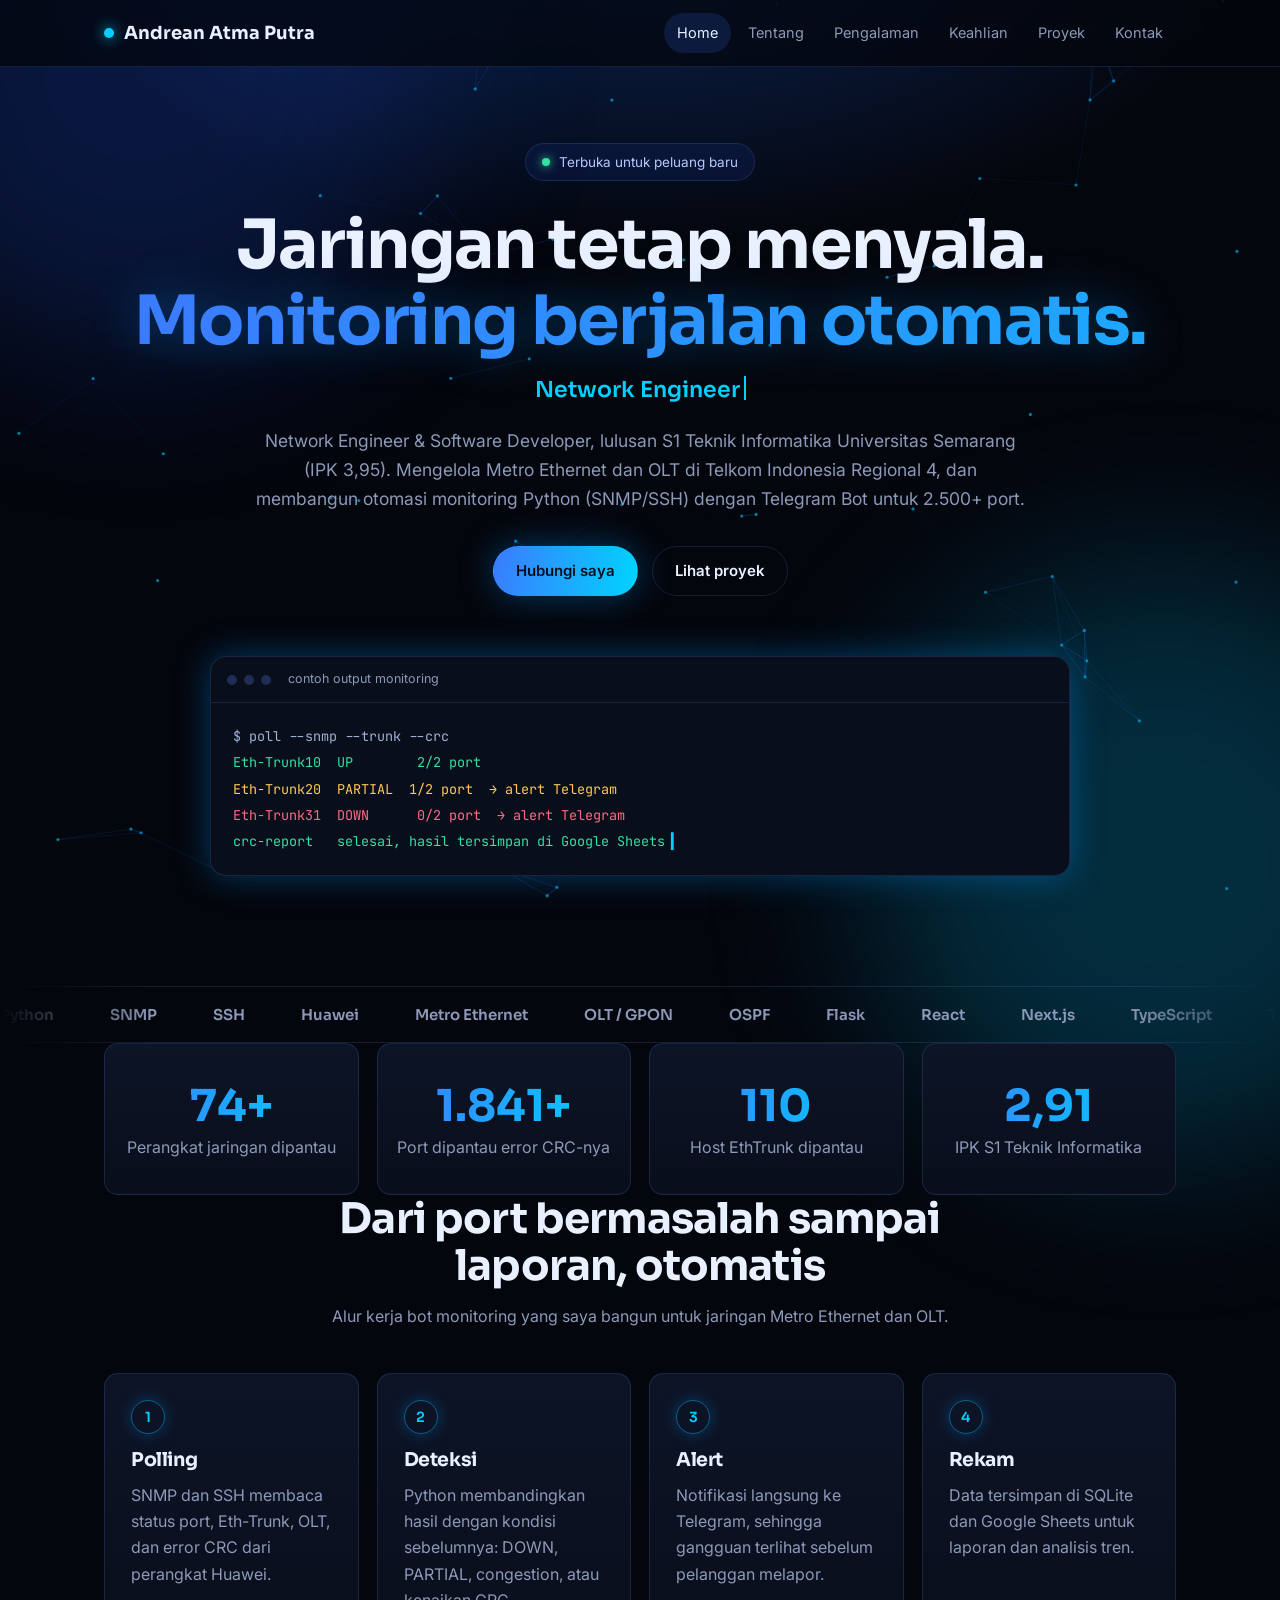
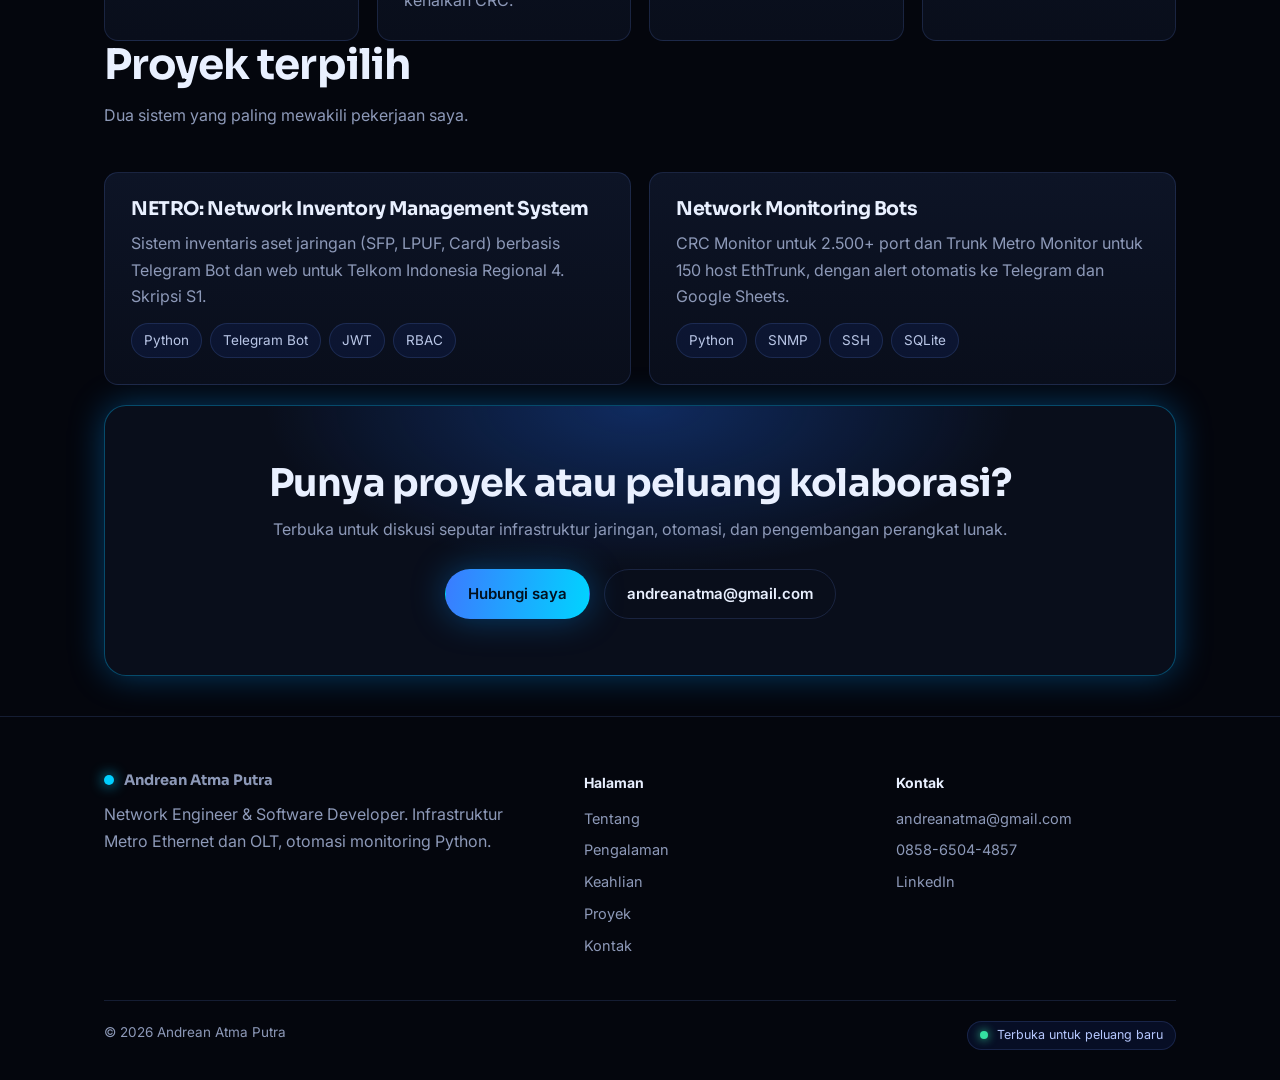
<file: index.html>
<!DOCTYPE html>
<html lang="id">
<head>
<meta charset="utf-8">
<meta name="viewport" content="width=device-width, initial-scale=1">
<title>Home | Andrean Atma Putra</title>
<meta name="description" content="Network Engineer & Software Developer: Metro Ethernet, OLT, dan otomasi monitoring Python di Telkom Indonesia Regional 4.">
<meta name="theme-color" content="#04060d">
<link rel="icon" href="data:image/svg+xml,%3Csvg xmlns='http://www.w3.org/2000/svg' viewBox='0 0 32 32'%3E%3Ccircle cx='16' cy='16' r='9' fill='%2300cfff'/%3E%3C/svg%3E">
<link rel="preconnect" href="https://fonts.googleapis.com">
<link rel="preconnect" href="https://fonts.gstatic.com" crossorigin>
<link href="https://fonts.googleapis.com/css2?family=Inter:wght@400;500;600&family=JetBrains+Mono:wght@400&family=Sora:wght@600;700&display=swap" rel="stylesheet">
<link href="assets/css/style.css" rel="stylesheet">
</head>
<body>
<nav><div class="w">
<a class="brand" href="index.html"><i></i>Andrean Atma Putra</a>
<button class="menu" aria-label="Menu" aria-expanded="false">Menu</button>
<div class="links"><a href="index.html" class="on">Home</a><a href="about.html">Tentang</a><a href="experience.html">Pengalaman</a><a href="skills.html">Keahlian</a><a href="projects.html">Proyek</a><a href="contact.html">Kontak</a></div>
</div></nav>
<main>
<header class="hero w">
<span class="pill"><i></i>Terbuka untuk peluang baru</span>
<h1>Jaringan tetap menyala.<br><span class="gt">Monitoring berjalan otomatis.</span></h1>
<p class="role"><span id="ty" data-w='["Network Engineer","Software Developer","Otomasi Monitoring Jaringan","Telegram Bot Builder"]'></span></p>
<p class="lead">Network Engineer &amp; Software Developer, lulusan S1 Teknik Informatika Universitas Semarang (IPK 3,95). Mengelola Metro Ethernet dan OLT di Telkom Indonesia Regional 4, dan membangun otomasi monitoring Python (SNMP/SSH) dengan Telegram Bot untuk 2.500+ port.</p>
<div class="cta"><a class="btn p" href="contact.html">Hubungi saya</a><a class="btn g" href="projects.html">Lihat proyek</a></div>
<div class="frame"><div class="bar"><b></b><b></b><b></b><span>contoh output monitoring</span></div>
<div class="term"><div>$ poll --snmp --trunk --crc</div><div class="ok">Eth-Trunk10&nbsp; UP&nbsp;&nbsp;&nbsp;&nbsp;&nbsp;&nbsp;&nbsp; 2/2 port</div><div class="wa">Eth-Trunk20&nbsp; PARTIAL&nbsp; 1/2 port&nbsp; &rarr; alert Telegram</div><div class="dn">Eth-Trunk31&nbsp; DOWN&nbsp;&nbsp;&nbsp;&nbsp;&nbsp; 0/2 port&nbsp; &rarr; alert Telegram</div><div class="ok">crc-report&nbsp;&nbsp; selesai, hasil tersimpan di Google Sheets</div></div></div>
</header>
<div class="mq" aria-hidden="true"><div><span>Python</span><span>SNMP</span><span>SSH</span><span>Huawei</span><span>Metro Ethernet</span><span>OLT / GPON</span><span>OSPF</span><span>Flask</span><span>React</span><span>Next.js</span><span>TypeScript</span><span>Telegram Bot API</span><span>Google Sheets API</span><span>SQLite</span><span>Python</span><span>SNMP</span><span>SSH</span><span>Huawei</span><span>Metro Ethernet</span><span>OLT / GPON</span><span>OSPF</span><span>Flask</span><span>React</span><span>Next.js</span><span>TypeScript</span><span>Telegram Bot API</span><span>Google Sheets API</span><span>SQLite</span></div></div>
<section class="w"><div class="grid g4"><div class="card stat"><b data-n="100" data-d="0" data-s="+">100+</b><p>Perangkat jaringan dipantau</p></div><div class="card stat"><b data-n="2500" data-d="0" data-s="+">2.500+</b><p>Port dipantau error CRC-nya</p></div><div class="card stat"><b data-n="150" data-d="0" data-s="">150</b><p>Host EthTrunk dipantau</p></div><div class="card stat"><b data-n="3.95" data-d="2" data-s="">3,95</b><p>IPK S1 Teknik Informatika</p></div></div></section>
<section class="w">
<div class="head c"><h2>Dari port bermasalah sampai laporan, otomatis</h2><p>Alur kerja bot monitoring yang saya bangun untuk jaringan Metro Ethernet dan OLT.</p></div>
<div class="grid g4">
<div class="card step"><div class="n">1</div><h3>Polling</h3><p>SNMP dan SSH membaca status port, Eth-Trunk, OLT, dan error CRC dari perangkat Huawei.</p></div>
<div class="card step"><div class="n">2</div><h3>Deteksi</h3><p>Python membandingkan hasil dengan kondisi sebelumnya: DOWN, PARTIAL, congestion, atau kenaikan CRC.</p></div>
<div class="card step"><div class="n">3</div><h3>Alert</h3><p>Notifikasi langsung ke Telegram, sehingga gangguan terlihat sebelum pelanggan melapor.</p></div>
<div class="card step"><div class="n">4</div><h3>Rekam</h3><p>Data tersimpan di SQLite dan Google Sheets untuk laporan dan analisis tren.</p></div>
</div></section>
<section class="w">
<div class="head"><h2>Proyek terpilih</h2><p>Dua sistem yang paling mewakili pekerjaan saya.</p></div>
<div class="grid g2">
<a class="card" href="projects.html"><h3>NETRO: Network Inventory Management System</h3><p>Sistem inventaris aset jaringan (SFP, LPUF, Card) berbasis Telegram Bot dan web untuk Telkom Indonesia Regional 4. Skripsi S1.</p><div class="chips"><span class="chip">Python</span><span class="chip">Telegram Bot</span><span class="chip">JWT</span><span class="chip">RBAC</span></div></a>
<a class="card" href="projects.html"><h3>Network Monitoring Bots</h3><p>CRC Monitor untuk 2.500+ port dan Trunk Metro Monitor untuk 150 host EthTrunk, dengan alert otomatis ke Telegram dan Google Sheets.</p><div class="chips"><span class="chip">Python</span><span class="chip">SNMP</span><span class="chip">SSH</span><span class="chip">SQLite</span></div></a>
</div></section>
<section class="w" style="padding-top:20px"><div class="ctab"><h2>Punya proyek atau peluang kolaborasi?</h2><p>Terbuka untuk diskusi seputar infrastruktur jaringan, otomasi, dan pengembangan perangkat lunak.</p><div class="cta"><a class="btn p" href="contact.html">Hubungi saya</a><a class="btn g" href="mailto:andreanatma@gmail.com">andreanatma@gmail.com</a></div></div></section>
</main>
<footer><div class="w">
<div class="fg">
<div><a class="brand" href="index.html" style="display:flex"><i></i>Andrean Atma Putra</a><p style="margin-top:12px;max-width:26em">Network Engineer &amp; Software Developer. Infrastruktur Metro Ethernet dan OLT, otomasi monitoring Python.</p></div>
<div><h4>Halaman</h4><a href="about.html">Tentang</a><a href="experience.html">Pengalaman</a><a href="skills.html">Keahlian</a><a href="projects.html">Proyek</a><a href="contact.html">Kontak</a></div>
<div><h4>Kontak</h4><a href="mailto:andreanatma@gmail.com">andreanatma@gmail.com</a><a href="tel:+6285865044857">0858-6504-4857</a><a href="https://www.linkedin.com/in/andreanatma" target="_blank" rel="noopener">LinkedIn</a></div>
</div>
<div class="fb"><span>&copy; 2026 Andrean Atma Putra</span><span style="display:flex;align-items:center;gap:8px"><span class="pill" style="padding:3px 12px;font-size:12.5px"><i></i>Terbuka untuk peluang baru</span></span></div>
</div></footer>
<script src="assets/js/main.js"></script>
</body>
</html>
</file>
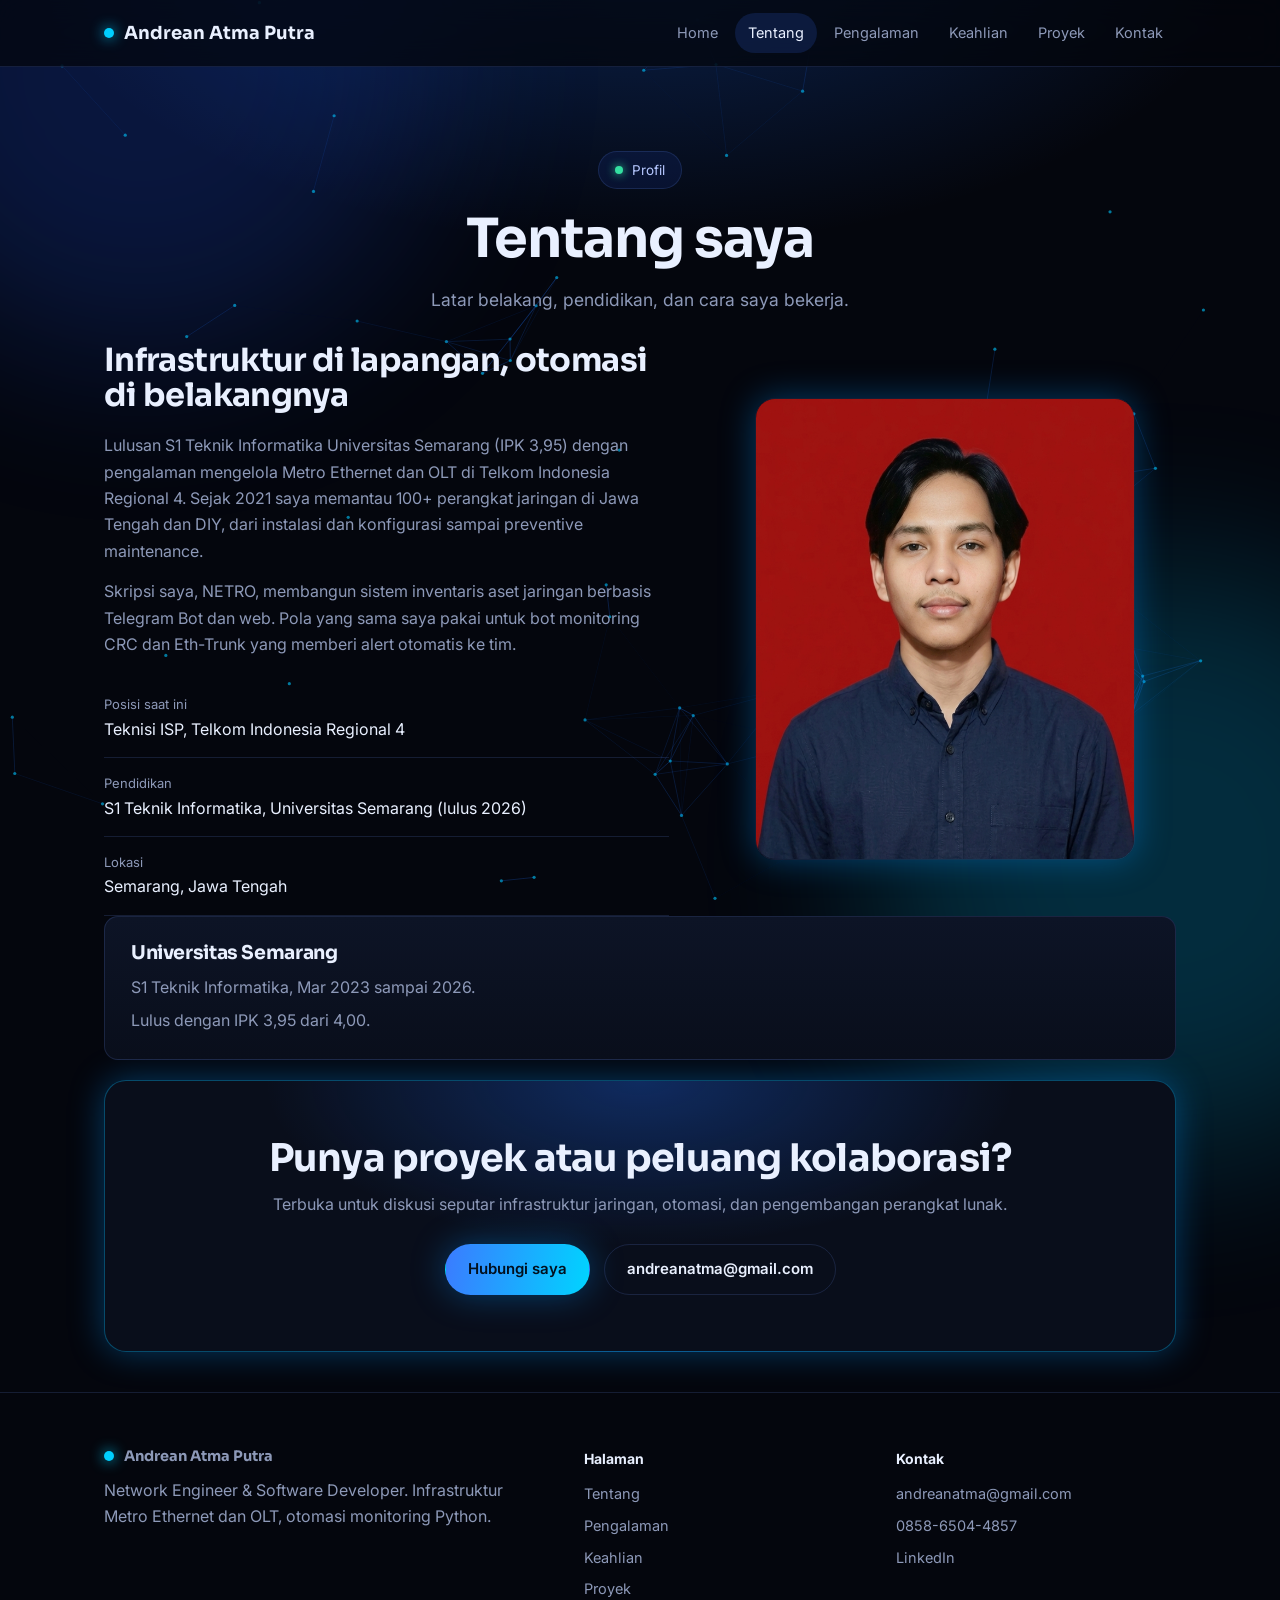
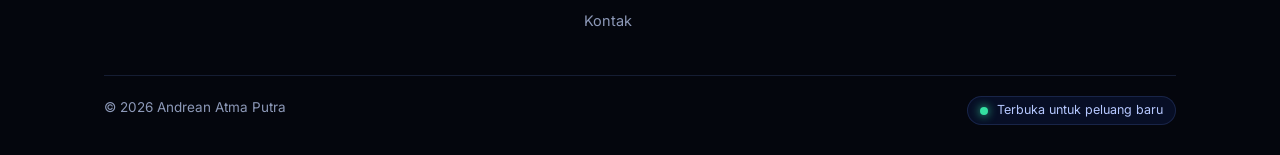
<file: about.html>
<!DOCTYPE html>
<html lang="id">
<head>
<meta charset="utf-8">
<meta name="viewport" content="width=device-width, initial-scale=1">
<title>Tentang | Andrean Atma Putra</title>
<meta name="description" content="Profil Andrean Atma Putra, lulusan S1 Teknik Informatika Universitas Semarang dan teknisi ISP Telkom Indonesia Regional 4.">
<meta name="theme-color" content="#04060d">
<link rel="icon" href="data:image/svg+xml,%3Csvg xmlns='http://www.w3.org/2000/svg' viewBox='0 0 32 32'%3E%3Ccircle cx='16' cy='16' r='9' fill='%2300cfff'/%3E%3C/svg%3E">
<link rel="preconnect" href="https://fonts.googleapis.com">
<link rel="preconnect" href="https://fonts.gstatic.com" crossorigin>
<link href="https://fonts.googleapis.com/css2?family=Inter:wght@400;500;600&family=JetBrains+Mono:wght@400&family=Sora:wght@600;700&display=swap" rel="stylesheet">
<link href="assets/css/style.css" rel="stylesheet">
</head>
<body>
<nav><div class="w">
<a class="brand" href="index.html"><i></i>Andrean Atma Putra</a>
<button class="menu" aria-label="Menu" aria-expanded="false">Menu</button>
<div class="links"><a href="index.html">Home</a><a href="about.html" class="on">Tentang</a><a href="experience.html">Pengalaman</a><a href="skills.html">Keahlian</a><a href="projects.html">Proyek</a><a href="contact.html">Kontak</a></div>
</div></nav>
<main>
<section class="sub w"><span class="pill"><i></i>Profil</span><h1>Tentang saya</h1><p>Latar belakang, pendidikan, dan cara saya bekerja.</p></section><section class="w"><div class="split">
<div>
<h2 style="font-size:32px;margin-bottom:18px">Infrastruktur di lapangan, otomasi di belakangnya</h2>
<p>Lulusan S1 Teknik Informatika Universitas Semarang (IPK 3,95) dengan pengalaman mengelola Metro Ethernet dan OLT di Telkom Indonesia Regional 4. Sejak 2021 saya memantau 100+ perangkat jaringan di Jawa Tengah dan DIY, dari instalasi dan konfigurasi sampai preventive maintenance.</p>
<p style="margin-top:14px">Skripsi saya, NETRO, membangun sistem inventaris aset jaringan berbasis Telegram Bot dan web. Pola yang sama saya pakai untuk bot monitoring CRC dan Eth-Trunk yang memberi alert otomatis ke tim.</p>
<div style="margin-top:22px">
<div class="row"><div><small>Posisi saat ini</small><span>Teknisi ISP, Telkom Indonesia Regional 4</span></div></div>
<div class="row"><div><small>Pendidikan</small><span>S1 Teknik Informatika, Universitas Semarang (lulus 2026)</span></div></div>
<div class="row"><div><small>Lokasi</small><span>Semarang, Jawa Tengah</span></div></div>
</div></div>
<div class="photo"><img src="assets/img/profile.png" alt="Foto Andrean Atma Putra" width="380" height="460" loading="lazy"></div>
</div></section>
<section class="w" style="padding-top:0"><div class="card"><h3>Universitas Semarang</h3><p>S1 Teknik Informatika, Mar 2023 sampai 2026.</p><p style="margin-top:6px">Lulus dengan IPK 3,95 dari 4,00.</p></div></section><section class="w" style="padding-top:20px"><div class="ctab"><h2>Punya proyek atau peluang kolaborasi?</h2><p>Terbuka untuk diskusi seputar infrastruktur jaringan, otomasi, dan pengembangan perangkat lunak.</p><div class="cta"><a class="btn p" href="contact.html">Hubungi saya</a><a class="btn g" href="mailto:andreanatma@gmail.com">andreanatma@gmail.com</a></div></div></section>
</main>
<footer><div class="w">
<div class="fg">
<div><a class="brand" href="index.html" style="display:flex"><i></i>Andrean Atma Putra</a><p style="margin-top:12px;max-width:26em">Network Engineer &amp; Software Developer. Infrastruktur Metro Ethernet dan OLT, otomasi monitoring Python.</p></div>
<div><h4>Halaman</h4><a href="about.html">Tentang</a><a href="experience.html">Pengalaman</a><a href="skills.html">Keahlian</a><a href="projects.html">Proyek</a><a href="contact.html">Kontak</a></div>
<div><h4>Kontak</h4><a href="mailto:andreanatma@gmail.com">andreanatma@gmail.com</a><a href="tel:+6285865044857">0858-6504-4857</a><a href="https://www.linkedin.com/in/andreanatma" target="_blank" rel="noopener">LinkedIn</a></div>
</div>
<div class="fb"><span>&copy; 2026 Andrean Atma Putra</span><span style="display:flex;align-items:center;gap:8px"><span class="pill" style="padding:3px 12px;font-size:12.5px"><i></i>Terbuka untuk peluang baru</span></span></div>
</div></footer>
<script src="assets/js/main.js"></script>
</body>
</html>
</file>
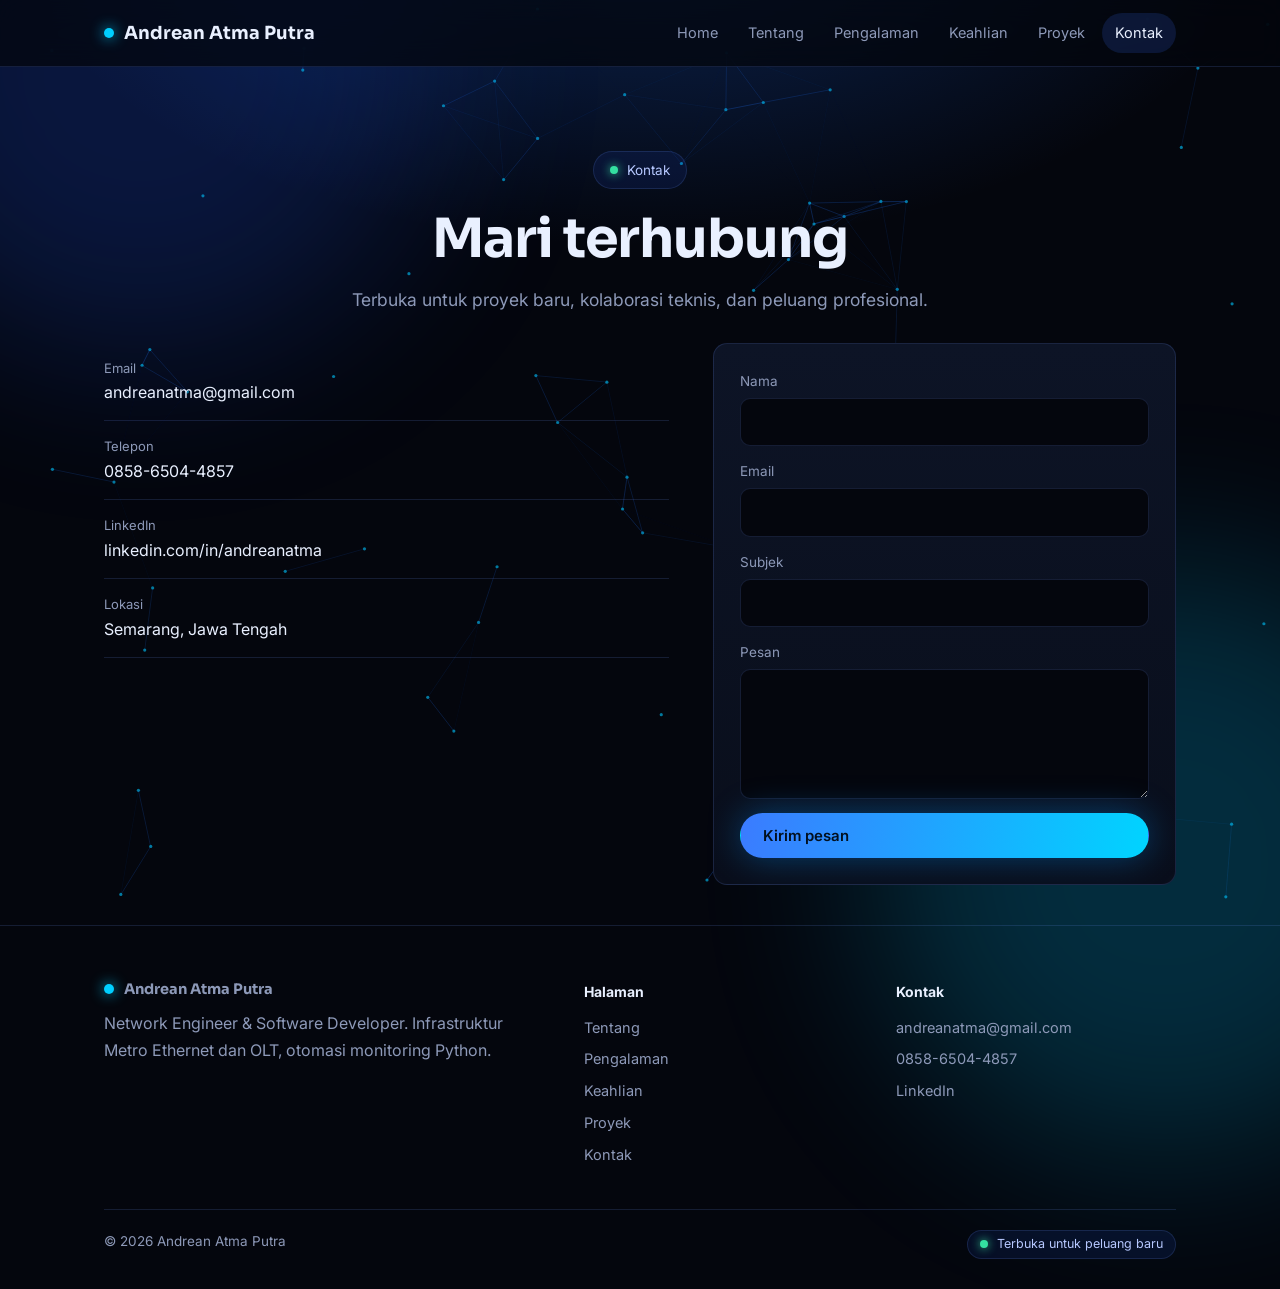
<file: contact.html>
<!DOCTYPE html>
<html lang="id">
<head>
<meta charset="utf-8">
<meta name="viewport" content="width=device-width, initial-scale=1">
<title>Kontak | Andrean Atma Putra</title>
<meta name="description" content="Hubungi Andrean Atma Putra lewat email, telepon, atau LinkedIn.">
<meta name="theme-color" content="#04060d">
<link rel="icon" href="data:image/svg+xml,%3Csvg xmlns='http://www.w3.org/2000/svg' viewBox='0 0 32 32'%3E%3Ccircle cx='16' cy='16' r='9' fill='%2300cfff'/%3E%3C/svg%3E">
<link rel="preconnect" href="https://fonts.googleapis.com">
<link rel="preconnect" href="https://fonts.gstatic.com" crossorigin>
<link href="https://fonts.googleapis.com/css2?family=Inter:wght@400;500;600&family=JetBrains+Mono:wght@400&family=Sora:wght@600;700&display=swap" rel="stylesheet">
<link href="assets/css/style.css" rel="stylesheet">
</head>
<body>
<nav><div class="w">
<a class="brand" href="index.html"><i></i>Andrean Atma Putra</a>
<button class="menu" aria-label="Menu" aria-expanded="false">Menu</button>
<div class="links"><a href="index.html">Home</a><a href="about.html">Tentang</a><a href="experience.html">Pengalaman</a><a href="skills.html">Keahlian</a><a href="projects.html">Proyek</a><a href="contact.html" class="on">Kontak</a></div>
</div></nav>
<main>
<section class="sub w"><span class="pill"><i></i>Kontak</span><h1>Mari terhubung</h1><p>Terbuka untuk proyek baru, kolaborasi teknis, dan peluang profesional.</p></section><section class="w"><div class="split" style="align-items:start">
<div>
<div class="row"><div><small>Email</small><a href="mailto:andreanatma@gmail.com">andreanatma@gmail.com</a></div></div>
<div class="row"><div><small>Telepon</small><a href="tel:+6285865044857">0858-6504-4857</a></div></div>
<div class="row"><div><small>LinkedIn</small><a href="https://www.linkedin.com/in/andreanatma" target="_blank" rel="noopener">linkedin.com/in/andreanatma</a></div></div>
<div class="row"><div><small>Lokasi</small><span>Semarang, Jawa Tengah</span></div></div>
</div>
<form id="cf" class="card">
<label>Nama<input name="n" autocomplete="name" required></label>
<label>Email<input name="e" type="email" autocomplete="email" required></label>
<label>Subjek<input name="s"></label>
<label>Pesan<textarea name="m" required></textarea></label>
<button class="btn p" type="submit">Kirim pesan</button>
<p id="ok" hidden>Aplikasi email Anda akan terbuka untuk mengirim pesan.</p>
</form></div></section>
</main>
<footer><div class="w">
<div class="fg">
<div><a class="brand" href="index.html" style="display:flex"><i></i>Andrean Atma Putra</a><p style="margin-top:12px;max-width:26em">Network Engineer &amp; Software Developer. Infrastruktur Metro Ethernet dan OLT, otomasi monitoring Python.</p></div>
<div><h4>Halaman</h4><a href="about.html">Tentang</a><a href="experience.html">Pengalaman</a><a href="skills.html">Keahlian</a><a href="projects.html">Proyek</a><a href="contact.html">Kontak</a></div>
<div><h4>Kontak</h4><a href="mailto:andreanatma@gmail.com">andreanatma@gmail.com</a><a href="tel:+6285865044857">0858-6504-4857</a><a href="https://www.linkedin.com/in/andreanatma" target="_blank" rel="noopener">LinkedIn</a></div>
</div>
<div class="fb"><span>&copy; 2026 Andrean Atma Putra</span><span style="display:flex;align-items:center;gap:8px"><span class="pill" style="padding:3px 12px;font-size:12.5px"><i></i>Terbuka untuk peluang baru</span></span></div>
</div></footer>
<script src="assets/js/main.js"></script>
</body>
</html>
</file>
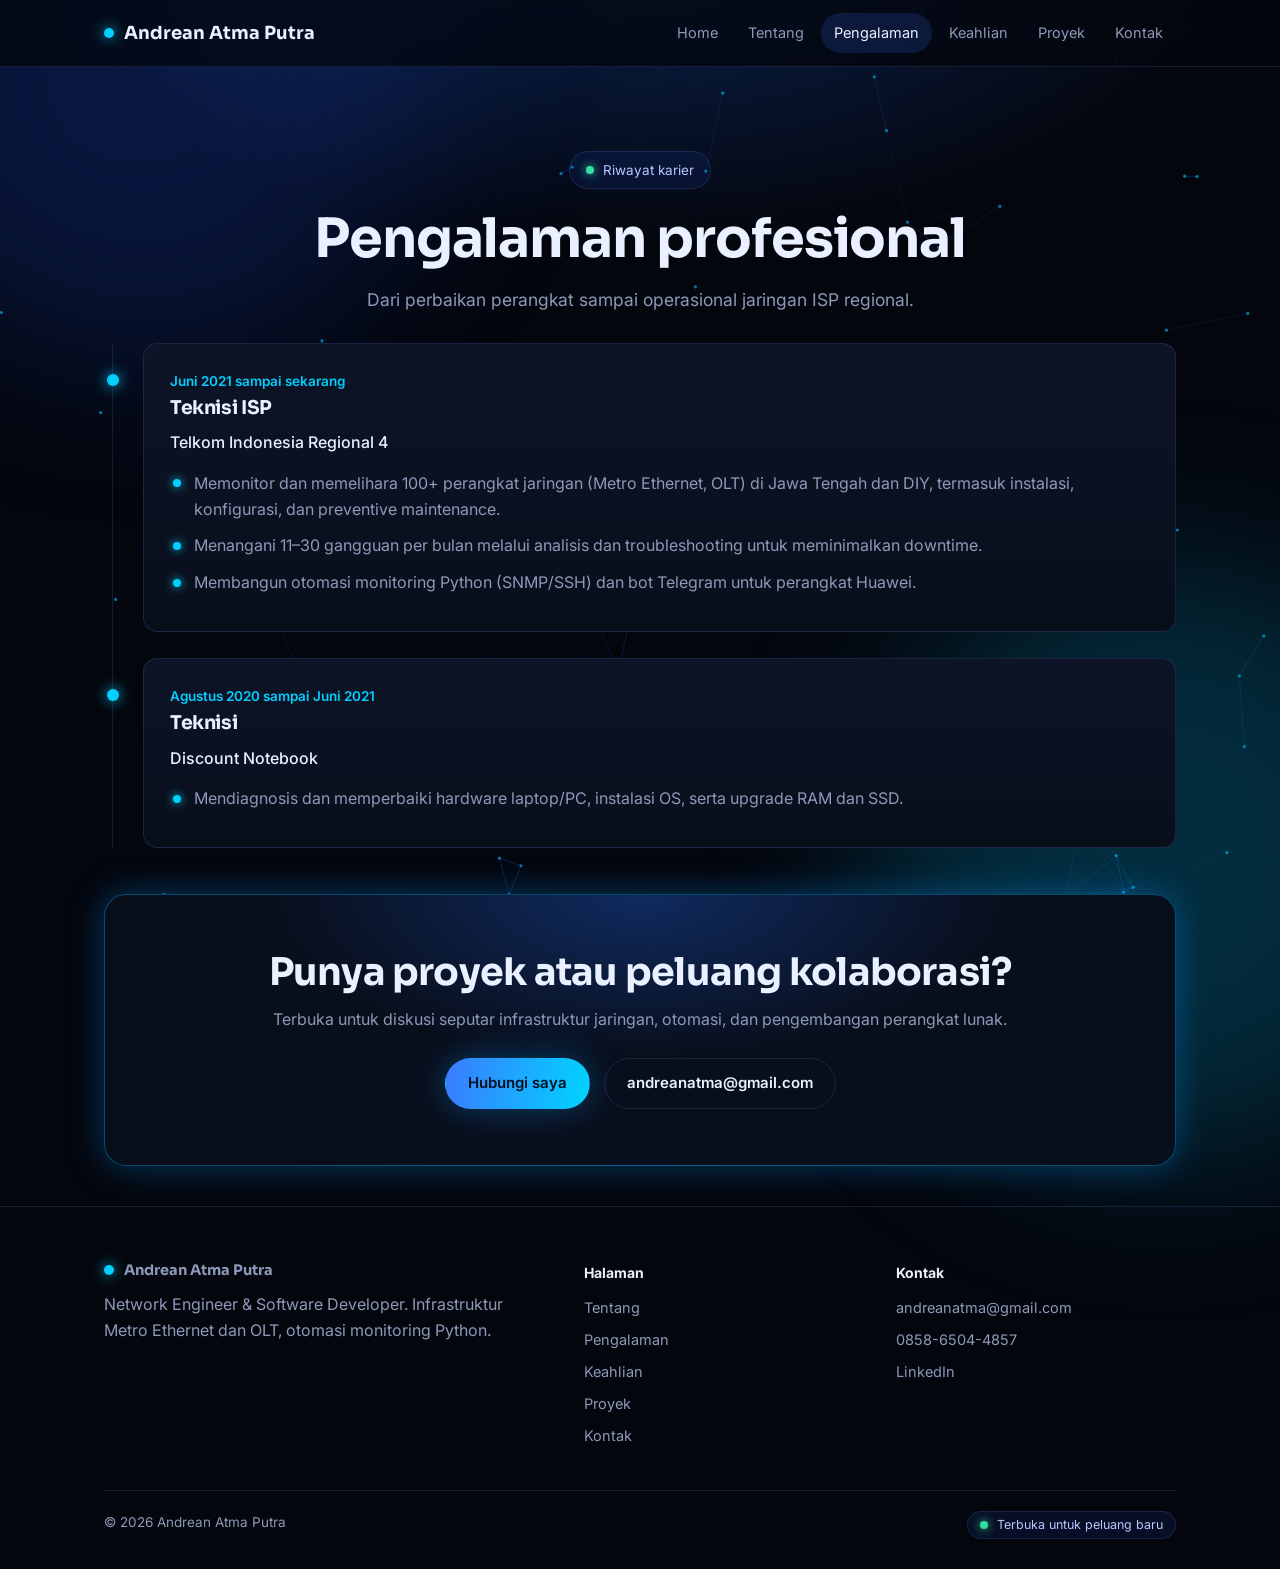
<file: experience.html>
<!DOCTYPE html>
<html lang="id">
<head>
<meta charset="utf-8">
<meta name="viewport" content="width=device-width, initial-scale=1">
<title>Pengalaman | Andrean Atma Putra</title>
<meta name="description" content="Pengalaman profesional Andrean Atma Putra di Telkom Indonesia Regional 4 dan Discount Notebook.">
<meta name="theme-color" content="#04060d">
<link rel="icon" href="data:image/svg+xml,%3Csvg xmlns='http://www.w3.org/2000/svg' viewBox='0 0 32 32'%3E%3Ccircle cx='16' cy='16' r='9' fill='%2300cfff'/%3E%3C/svg%3E">
<link rel="preconnect" href="https://fonts.googleapis.com">
<link rel="preconnect" href="https://fonts.gstatic.com" crossorigin>
<link href="https://fonts.googleapis.com/css2?family=Inter:wght@400;500;600&family=JetBrains+Mono:wght@400&family=Sora:wght@600;700&display=swap" rel="stylesheet">
<link href="assets/css/style.css" rel="stylesheet">
</head>
<body>
<nav><div class="w">
<a class="brand" href="index.html"><i></i>Andrean Atma Putra</a>
<button class="menu" aria-label="Menu" aria-expanded="false">Menu</button>
<div class="links"><a href="index.html">Home</a><a href="about.html">Tentang</a><a href="experience.html" class="on">Pengalaman</a><a href="skills.html">Keahlian</a><a href="projects.html">Proyek</a><a href="contact.html">Kontak</a></div>
</div></nav>
<main>
<section class="sub w"><span class="pill"><i></i>Riwayat karier</span><h1>Pengalaman profesional</h1><p>Dari perbaikan perangkat sampai operasional jaringan ISP regional.</p></section><section class="w"><div class="tl">
<article class="card"><div class="when">Juni 2021 sampai sekarang</div><h3>Teknisi ISP</h3><div class="org">Telkom Indonesia Regional 4</div><ul class="ck"><li>Memonitor dan memelihara 100+ perangkat jaringan (Metro Ethernet, OLT) di Jawa Tengah dan DIY, termasuk instalasi, konfigurasi, dan preventive maintenance.</li><li>Menangani 11–30 gangguan per bulan melalui analisis dan troubleshooting untuk meminimalkan downtime.</li><li>Membangun otomasi monitoring Python (SNMP/SSH) dan bot Telegram untuk perangkat Huawei.</li></ul></article>
<article class="card"><div class="when">Agustus 2020 sampai Juni 2021</div><h3>Teknisi</h3><div class="org">Discount Notebook</div><ul class="ck"><li>Mendiagnosis dan memperbaiki hardware laptop/PC, instalasi OS, serta upgrade RAM dan SSD.</li></ul></article></div></section><section class="w" style="padding-top:20px"><div class="ctab"><h2>Punya proyek atau peluang kolaborasi?</h2><p>Terbuka untuk diskusi seputar infrastruktur jaringan, otomasi, dan pengembangan perangkat lunak.</p><div class="cta"><a class="btn p" href="contact.html">Hubungi saya</a><a class="btn g" href="mailto:andreanatma@gmail.com">andreanatma@gmail.com</a></div></div></section>
</main>
<footer><div class="w">
<div class="fg">
<div><a class="brand" href="index.html" style="display:flex"><i></i>Andrean Atma Putra</a><p style="margin-top:12px;max-width:26em">Network Engineer &amp; Software Developer. Infrastruktur Metro Ethernet dan OLT, otomasi monitoring Python.</p></div>
<div><h4>Halaman</h4><a href="about.html">Tentang</a><a href="experience.html">Pengalaman</a><a href="skills.html">Keahlian</a><a href="projects.html">Proyek</a><a href="contact.html">Kontak</a></div>
<div><h4>Kontak</h4><a href="mailto:andreanatma@gmail.com">andreanatma@gmail.com</a><a href="tel:+6285865044857">0858-6504-4857</a><a href="https://www.linkedin.com/in/andreanatma" target="_blank" rel="noopener">LinkedIn</a></div>
</div>
<div class="fb"><span>&copy; 2026 Andrean Atma Putra</span><span style="display:flex;align-items:center;gap:8px"><span class="pill" style="padding:3px 12px;font-size:12.5px"><i></i>Terbuka untuk peluang baru</span></span></div>
</div></footer>
<script src="assets/js/main.js"></script>
</body>
</html>
</file>
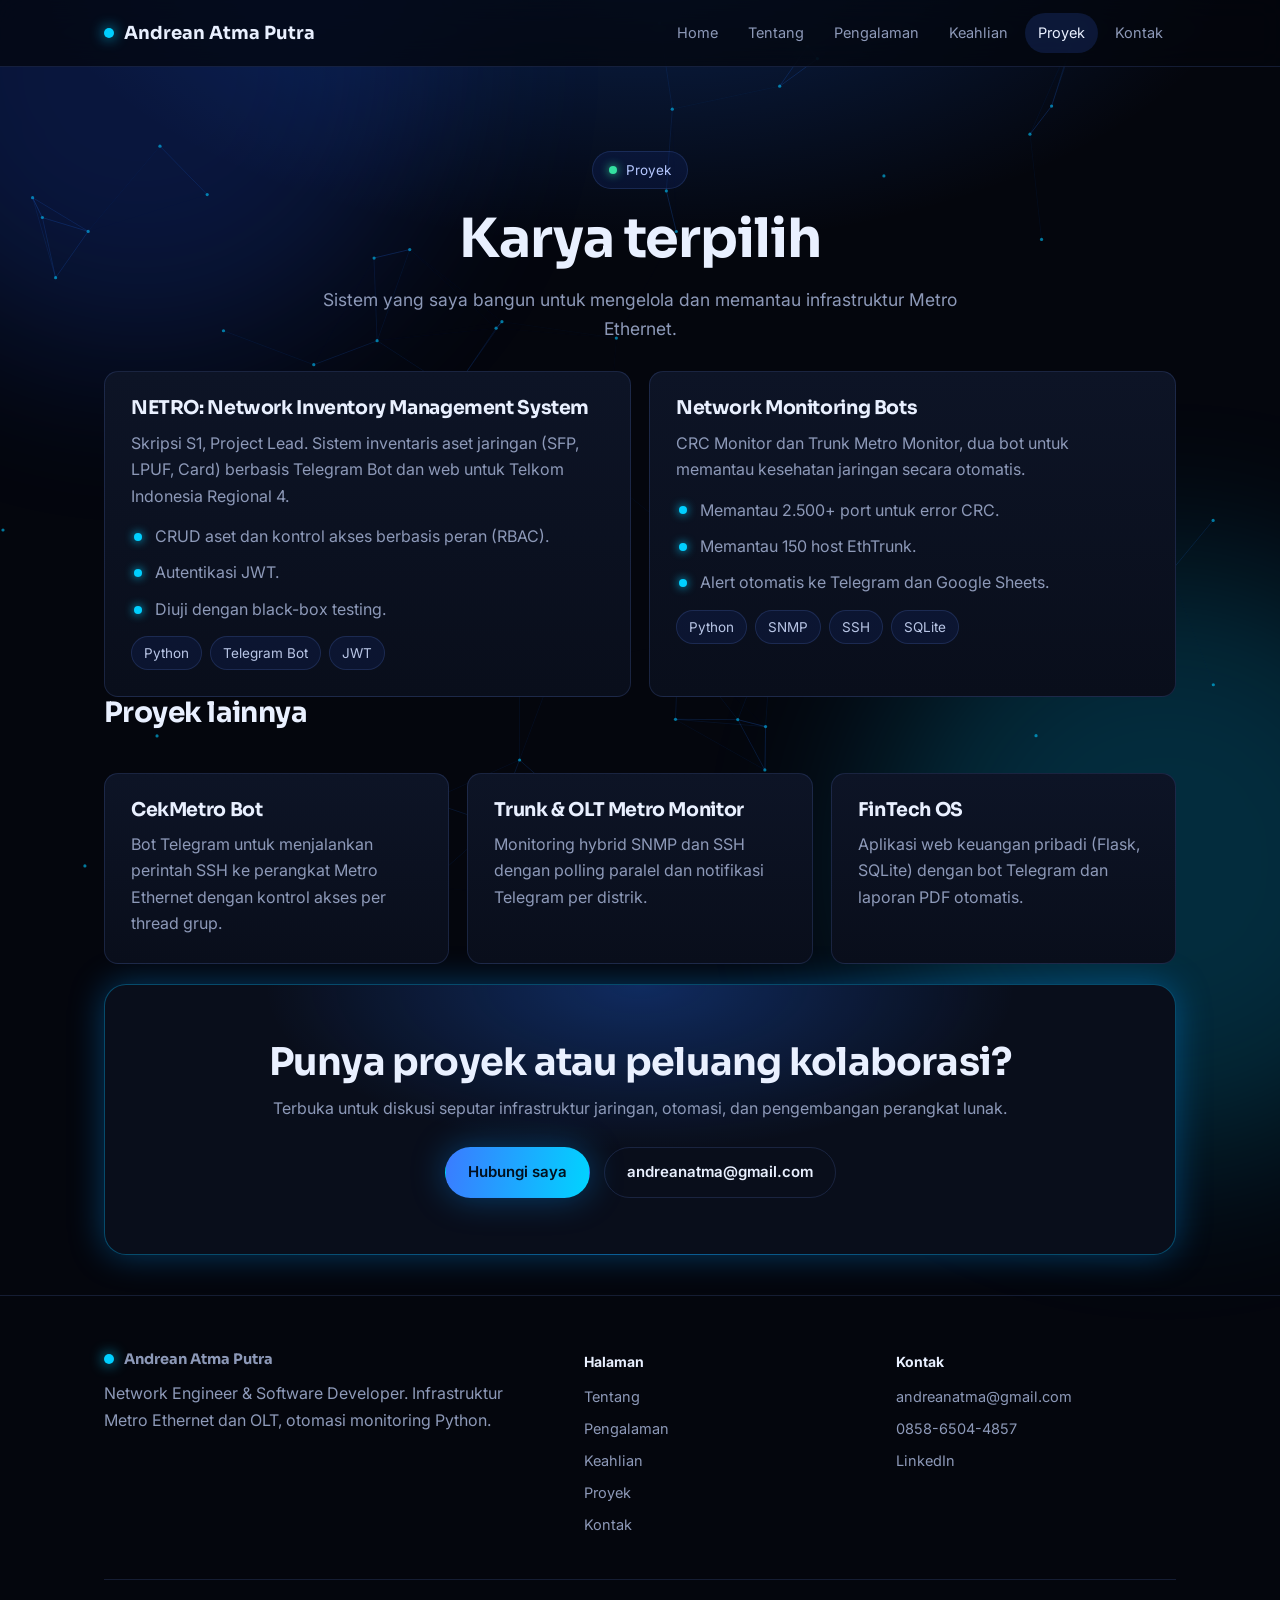
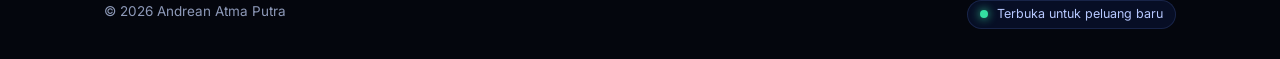
<file: projects.html>
<!DOCTYPE html>
<html lang="id">
<head>
<meta charset="utf-8">
<meta name="viewport" content="width=device-width, initial-scale=1">
<title>Proyek | Andrean Atma Putra</title>
<meta name="description" content="NETRO, Network Monitoring Bots, dan proyek otomasi jaringan lainnya.">
<meta name="theme-color" content="#04060d">
<link rel="icon" href="data:image/svg+xml,%3Csvg xmlns='http://www.w3.org/2000/svg' viewBox='0 0 32 32'%3E%3Ccircle cx='16' cy='16' r='9' fill='%2300cfff'/%3E%3C/svg%3E">
<link rel="preconnect" href="https://fonts.googleapis.com">
<link rel="preconnect" href="https://fonts.gstatic.com" crossorigin>
<link href="https://fonts.googleapis.com/css2?family=Inter:wght@400;500;600&family=JetBrains+Mono:wght@400&family=Sora:wght@600;700&display=swap" rel="stylesheet">
<link href="assets/css/style.css" rel="stylesheet">
</head>
<body>
<nav><div class="w">
<a class="brand" href="index.html"><i></i>Andrean Atma Putra</a>
<button class="menu" aria-label="Menu" aria-expanded="false">Menu</button>
<div class="links"><a href="index.html">Home</a><a href="about.html">Tentang</a><a href="experience.html">Pengalaman</a><a href="skills.html">Keahlian</a><a href="projects.html" class="on">Proyek</a><a href="contact.html">Kontak</a></div>
</div></nav>
<main>
<section class="sub w"><span class="pill"><i></i>Proyek</span><h1>Karya terpilih</h1><p>Sistem yang saya bangun untuk mengelola dan memantau infrastruktur Metro Ethernet.</p></section><section class="w"><div class="grid g2">
<div class="card"><h3>NETRO: Network Inventory Management System</h3><p>Skripsi S1, Project Lead. Sistem inventaris aset jaringan (SFP, LPUF, Card) berbasis Telegram Bot dan web untuk Telkom Indonesia Regional 4.</p><ul class="ck"><li>CRUD aset dan kontrol akses berbasis peran (RBAC).</li><li>Autentikasi JWT.</li><li>Diuji dengan black-box testing.</li></ul><div class="chips"><span class="chip">Python</span><span class="chip">Telegram Bot</span><span class="chip">JWT</span></div></div>
<div class="card"><h3>Network Monitoring Bots</h3><p>CRC Monitor dan Trunk Metro Monitor, dua bot untuk memantau kesehatan jaringan secara otomatis.</p><ul class="ck"><li>Memantau 2.500+ port untuk error CRC.</li><li>Memantau 150 host EthTrunk.</li><li>Alert otomatis ke Telegram dan Google Sheets.</li></ul><div class="chips"><span class="chip">Python</span><span class="chip">SNMP</span><span class="chip">SSH</span><span class="chip">SQLite</span></div></div>
</div></section>
<section class="w" style="padding-top:0"><div class="head"><h2 style="font-size:28px">Proyek lainnya</h2></div><div class="grid g3">
<div class="card"><h3>CekMetro Bot</h3><p>Bot Telegram untuk menjalankan perintah SSH ke perangkat Metro Ethernet dengan kontrol akses per thread grup.</p></div>
<div class="card"><h3>Trunk &amp; OLT Metro Monitor</h3><p>Monitoring hybrid SNMP dan SSH dengan polling paralel dan notifikasi Telegram per distrik.</p></div>
<div class="card"><h3>FinTech OS</h3><p>Aplikasi web keuangan pribadi (Flask, SQLite) dengan bot Telegram dan laporan PDF otomatis.</p></div>
</div></section><section class="w" style="padding-top:20px"><div class="ctab"><h2>Punya proyek atau peluang kolaborasi?</h2><p>Terbuka untuk diskusi seputar infrastruktur jaringan, otomasi, dan pengembangan perangkat lunak.</p><div class="cta"><a class="btn p" href="contact.html">Hubungi saya</a><a class="btn g" href="mailto:andreanatma@gmail.com">andreanatma@gmail.com</a></div></div></section>
</main>
<footer><div class="w">
<div class="fg">
<div><a class="brand" href="index.html" style="display:flex"><i></i>Andrean Atma Putra</a><p style="margin-top:12px;max-width:26em">Network Engineer &amp; Software Developer. Infrastruktur Metro Ethernet dan OLT, otomasi monitoring Python.</p></div>
<div><h4>Halaman</h4><a href="about.html">Tentang</a><a href="experience.html">Pengalaman</a><a href="skills.html">Keahlian</a><a href="projects.html">Proyek</a><a href="contact.html">Kontak</a></div>
<div><h4>Kontak</h4><a href="mailto:andreanatma@gmail.com">andreanatma@gmail.com</a><a href="tel:+6285865044857">0858-6504-4857</a><a href="https://www.linkedin.com/in/andreanatma" target="_blank" rel="noopener">LinkedIn</a></div>
</div>
<div class="fb"><span>&copy; 2026 Andrean Atma Putra</span><span style="display:flex;align-items:center;gap:8px"><span class="pill" style="padding:3px 12px;font-size:12.5px"><i></i>Terbuka untuk peluang baru</span></span></div>
</div></footer>
<script src="assets/js/main.js"></script>
</body>
</html>
</file>
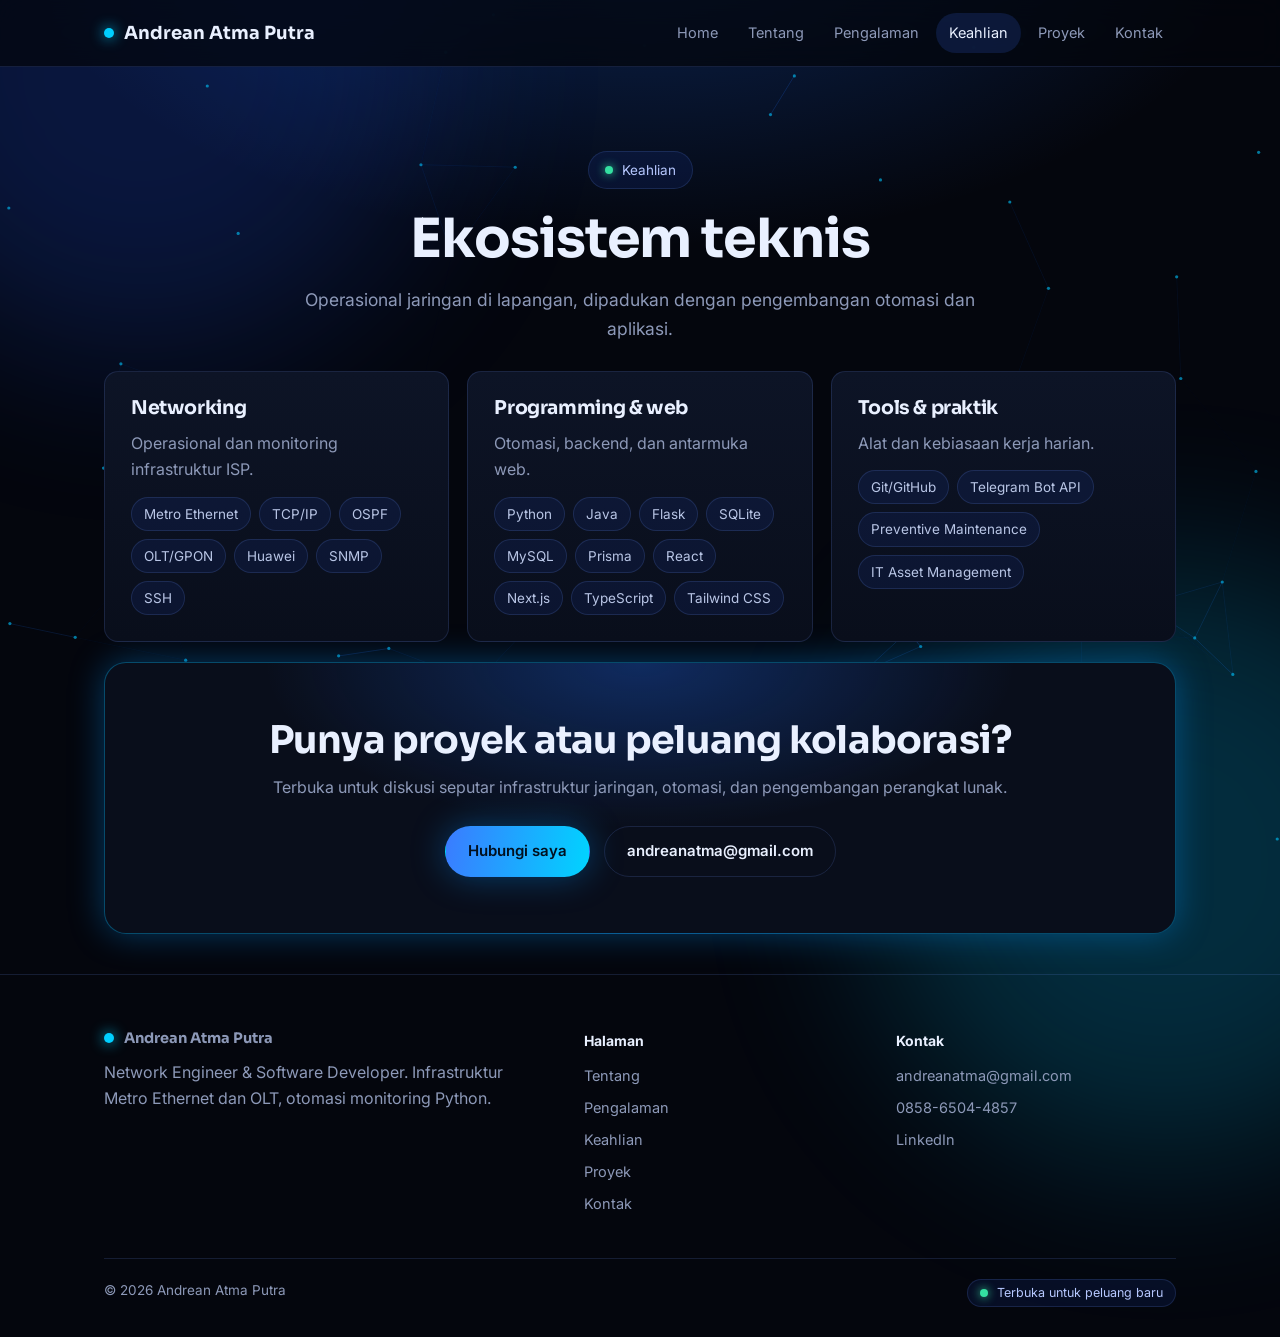
<file: skills.html>
<!DOCTYPE html>
<html lang="id">
<head>
<meta charset="utf-8">
<meta name="viewport" content="width=device-width, initial-scale=1">
<title>Keahlian | Andrean Atma Putra</title>
<meta name="description" content="Keahlian networking, programming, dan tools Andrean Atma Putra.">
<meta name="theme-color" content="#04060d">
<link rel="icon" href="data:image/svg+xml,%3Csvg xmlns='http://www.w3.org/2000/svg' viewBox='0 0 32 32'%3E%3Ccircle cx='16' cy='16' r='9' fill='%2300cfff'/%3E%3C/svg%3E">
<link rel="preconnect" href="https://fonts.googleapis.com">
<link rel="preconnect" href="https://fonts.gstatic.com" crossorigin>
<link href="https://fonts.googleapis.com/css2?family=Inter:wght@400;500;600&family=JetBrains+Mono:wght@400&family=Sora:wght@600;700&display=swap" rel="stylesheet">
<link href="assets/css/style.css" rel="stylesheet">
</head>
<body>
<nav><div class="w">
<a class="brand" href="index.html"><i></i>Andrean Atma Putra</a>
<button class="menu" aria-label="Menu" aria-expanded="false">Menu</button>
<div class="links"><a href="index.html">Home</a><a href="about.html">Tentang</a><a href="experience.html">Pengalaman</a><a href="skills.html" class="on">Keahlian</a><a href="projects.html">Proyek</a><a href="contact.html">Kontak</a></div>
</div></nav>
<main>
<section class="sub w"><span class="pill"><i></i>Keahlian</span><h1>Ekosistem teknis</h1><p>Operasional jaringan di lapangan, dipadukan dengan pengembangan otomasi dan aplikasi.</p></section><section class="w"><div class="grid g3">
<div class="card"><h3>Networking</h3><p>Operasional dan monitoring infrastruktur ISP.</p><div class="chips"><span class="chip">Metro Ethernet</span><span class="chip">TCP/IP</span><span class="chip">OSPF</span><span class="chip">OLT/GPON</span><span class="chip">Huawei</span><span class="chip">SNMP</span><span class="chip">SSH</span></div></div>
<div class="card"><h3>Programming &amp; web</h3><p>Otomasi, backend, dan antarmuka web.</p><div class="chips"><span class="chip">Python</span><span class="chip">Java</span><span class="chip">Flask</span><span class="chip">SQLite</span><span class="chip">MySQL</span><span class="chip">Prisma</span><span class="chip">React</span><span class="chip">Next.js</span><span class="chip">TypeScript</span><span class="chip">Tailwind CSS</span></div></div>
<div class="card"><h3>Tools &amp; praktik</h3><p>Alat dan kebiasaan kerja harian.</p><div class="chips"><span class="chip">Git/GitHub</span><span class="chip">Telegram Bot API</span><span class="chip">Preventive Maintenance</span><span class="chip">IT Asset Management</span></div></div></div></section><section class="w" style="padding-top:20px"><div class="ctab"><h2>Punya proyek atau peluang kolaborasi?</h2><p>Terbuka untuk diskusi seputar infrastruktur jaringan, otomasi, dan pengembangan perangkat lunak.</p><div class="cta"><a class="btn p" href="contact.html">Hubungi saya</a><a class="btn g" href="mailto:andreanatma@gmail.com">andreanatma@gmail.com</a></div></div></section>
</main>
<footer><div class="w">
<div class="fg">
<div><a class="brand" href="index.html" style="display:flex"><i></i>Andrean Atma Putra</a><p style="margin-top:12px;max-width:26em">Network Engineer &amp; Software Developer. Infrastruktur Metro Ethernet dan OLT, otomasi monitoring Python.</p></div>
<div><h4>Halaman</h4><a href="about.html">Tentang</a><a href="experience.html">Pengalaman</a><a href="skills.html">Keahlian</a><a href="projects.html">Proyek</a><a href="contact.html">Kontak</a></div>
<div><h4>Kontak</h4><a href="mailto:andreanatma@gmail.com">andreanatma@gmail.com</a><a href="tel:+6285865044857">0858-6504-4857</a><a href="https://www.linkedin.com/in/andreanatma" target="_blank" rel="noopener">LinkedIn</a></div>
</div>
<div class="fb"><span>&copy; 2026 Andrean Atma Putra</span><span style="display:flex;align-items:center;gap:8px"><span class="pill" style="padding:3px 12px;font-size:12.5px"><i></i>Terbuka untuk peluang baru</span></span></div>
</div></footer>
<script src="assets/js/main.js"></script>
</body>
</html>
</file>
<file: assets/css/style.css>
:root{--bg:#04060d;--s1:#090e1b;--s2:#0d1426;--ln:rgba(110,150,255,.16);--tx:#e9f0ff;--dim:#8d99b8;--b1:#2f6bff;--b2:#00cfff;--g:linear-gradient(100deg,#3b7bff,#00d4ff);--gl:0 0 34px rgba(0,150,255,.36);--r:14px}
*{box-sizing:border-box;margin:0}
html{scroll-behavior:smooth}
body{background:radial-gradient(900px 480px at 50% -90px,rgba(30,110,255,.3),transparent 70%),var(--bg);color:var(--tx);font:16px/1.65 Inter,system-ui,sans-serif;-webkit-font-smoothing:antialiased}
h1,h2,h3{font-family:Sora,Inter,sans-serif;line-height:1.12;letter-spacing:-.02em}
a{color:inherit;text-decoration:none}
:focus-visible{outline:2px solid var(--b2);outline-offset:3px}
.w{max-width:1120px;margin:0 auto;padding:0 24px}
section{padding:84px 0}
p{color:var(--dim)}
nav{position:sticky;top:0;z-index:20;backdrop-filter:blur(14px);background:rgba(4,6,13,.74);border-bottom:1px solid var(--ln)}
nav .w{display:flex;align-items:center;gap:20px;height:66px}
.brand{font:700 18px Sora,sans-serif;display:flex;align-items:center;gap:10px}
.brand i{width:10px;height:10px;border-radius:50%;background:var(--b2);box-shadow:0 0 14px var(--b2)}
.links{display:flex;gap:4px;margin-left:auto}
.links a{padding:8px 13px;border-radius:99px;color:var(--dim);font-size:14.5px;transition:.2s}
.links a:hover,.links a.on{color:var(--tx);background:rgba(60,110,255,.16)}
.menu{display:none;margin-left:auto;background:0;border:1px solid var(--ln);color:var(--tx);border-radius:10px;padding:7px 12px;font:inherit}
.btn{display:inline-flex;align-items:center;gap:8px;padding:12px 22px;border-radius:99px;font-weight:600;font-size:15px;border:1px solid var(--ln);color:var(--tx);background:0;cursor:pointer;font-family:inherit;transition:.2s}
.btn.p{background:var(--g);border-color:transparent;color:#02101f;box-shadow:var(--gl)}
.btn.p:hover{box-shadow:0 0 54px rgba(0,170,255,.6);transform:translateY(-1px)}
.btn.g:hover{border-color:var(--b2);box-shadow:0 0 24px rgba(0,170,255,.25)}
.pill{display:inline-flex;align-items:center;gap:9px;padding:7px 16px;border:1px solid var(--ln);border-radius:99px;background:rgba(40,90,255,.1);color:#b6c8ff;font-size:13.5px}
.pill i{width:8px;height:8px;border-radius:50%;background:#34e0a1;box-shadow:0 0 10px #34e0a1}
.hero{text-align:center;padding-top:76px;padding-bottom:40px}
.hero>*{animation:up .7s both}.hero>:nth-child(2){animation-delay:.08s}.hero>:nth-child(3){animation-delay:.16s}.hero>:nth-child(4){animation-delay:.24s}.hero>:nth-child(5){animation-delay:.34s}.hero>:nth-child(6){animation-delay:.46s}
@keyframes up{from{opacity:0;transform:translateY(18px)}}
h1{font-size:clamp(36px,6.2vw,68px);font-weight:700;margin:26px auto 22px;max-width:15em}
.gt{background:var(--g);-webkit-background-clip:text;background-clip:text;color:transparent;filter:drop-shadow(0 0 22px rgba(0,150,255,.35))}
.lead{max-width:44em;margin:0 auto 32px;font-size:17.5px}
.cta{display:flex;gap:14px;justify-content:center;flex-wrap:wrap}
.frame{max-width:860px;margin:60px auto 0;border:1px solid var(--ln);border-radius:16px;background:var(--s1);box-shadow:var(--gl);text-align:left;overflow:hidden}
.bar{display:flex;gap:7px;align-items:center;padding:12px 16px;border-bottom:1px solid var(--ln);color:var(--dim);font-size:12.5px}
.bar b{width:10px;height:10px;border-radius:50%;background:#1d2d55}.bar span{margin-left:10px}
.term{padding:20px 22px;font:13.5px/1.95 'JetBrains Mono',monospace;color:#9fb1d9;overflow-x:auto;white-space:nowrap}
.ok{color:#34e0a1}.wa{color:#ffc857}.dn{color:#ff6b81}
.mq{overflow:hidden;border-block:1px solid var(--ln);padding:18px 0;margin-top:70px;-webkit-mask:linear-gradient(90deg,transparent,#000 12%,#000 88%,transparent);mask:linear-gradient(90deg,transparent,#000 12%,#000 88%,transparent)}
.mq div{display:flex;gap:56px;width:max-content;animation:mq 34s linear infinite;color:var(--dim);font:600 15px Sora,sans-serif}
@keyframes mq{to{transform:translateX(-50%)}}
.grid{display:grid;gap:18px}.g2{grid-template-columns:repeat(2,1fr)}.g3{grid-template-columns:repeat(3,1fr)}.g4{grid-template-columns:repeat(4,1fr)}
.card{background:linear-gradient(180deg,var(--s2),var(--s1));border:1px solid var(--ln);border-radius:var(--r);padding:26px;transition:.25s}
.card:hover{border-color:rgba(0,190,255,.5);box-shadow:0 0 30px rgba(0,140,255,.16)}
.card h3{font-size:19px;margin-bottom:10px}
.stat{text-align:center;padding:34px 16px}
.stat b{display:block;font:700 clamp(30px,4vw,44px) Sora,sans-serif;background:var(--g);-webkit-background-clip:text;background-clip:text;color:transparent}
.head{max-width:640px;margin-bottom:44px}.head h2{font-size:clamp(28px,4vw,42px);margin-bottom:14px}
.head.c{margin-inline:auto;text-align:center}
.step .n{width:34px;height:34px;border-radius:50%;display:grid;place-items:center;margin-bottom:16px;font:600 14px Sora,sans-serif;color:var(--b2);border:1px solid rgba(0,190,255,.45);box-shadow:0 0 16px rgba(0,150,255,.3)}
.chips{display:flex;flex-wrap:wrap;gap:8px;margin-top:14px}
.chip{padding:5px 12px;border:1px solid var(--ln);border-radius:99px;font-size:13.5px;color:#b9c6e6;background:rgba(40,90,255,.09)}
.sub{padding:84px 0 28px;text-align:center}.sub h1{font-size:clamp(34px,5vw,54px);margin:20px auto 16px}.sub p{max-width:40em;margin:auto;font-size:17.5px}
.tl{border-left:1px solid var(--ln);margin-left:8px;padding-left:30px}
.tl article{position:relative;margin-bottom:26px}
.tl article:after{content:"";position:absolute;left:-37px;top:30px;width:12px;height:12px;border-radius:50%;background:var(--b2);box-shadow:0 0 14px var(--b2)}
.tl .when{color:var(--b2);font-size:13.5px;font-weight:600;margin-bottom:6px}
ul.ck{list-style:none;padding:0;margin-top:14px}ul.ck li{position:relative;padding-left:24px;margin-bottom:10px;color:var(--dim)}
ul.ck li:before{content:"";position:absolute;left:3px;top:.62em;width:8px;height:8px;border-radius:50%;background:var(--b2);box-shadow:0 0 10px var(--b2)}
.org{color:var(--tx);font-weight:500}
.split{display:grid;grid-template-columns:1.1fr .9fr;gap:44px;align-items:center}
.photo{border:1px solid var(--ln);border-radius:20px;overflow:hidden;box-shadow:var(--gl);max-width:380px;margin-inline:auto}.photo img{display:block;width:100%}
.row{display:flex;gap:14px;align-items:flex-start;padding:15px 0;border-bottom:1px solid var(--ln)}
.row small{display:block;color:var(--dim);font-size:13px}.row span{color:var(--tx)}
.ctab{text-align:center;padding:56px 28px;border-radius:22px;border:1px solid rgba(0,190,255,.35);background:radial-gradient(500px 220px at 50% 0,rgba(30,110,255,.3),transparent 75%),var(--s1);box-shadow:var(--gl)}
.ctab h2{font-size:clamp(26px,4vw,38px);margin-bottom:12px}.ctab p{margin-bottom:26px}
form{display:grid;gap:14px}label{font-size:13.5px;color:var(--dim);display:grid;gap:6px}
input,textarea{width:100%;background:var(--bg);border:1px solid var(--ln);border-radius:10px;padding:12px 14px;color:var(--tx);font:inherit}
input:focus,textarea:focus{outline:0;border-color:var(--b2);box-shadow:0 0 0 3px rgba(0,190,255,.18)}textarea{min-height:130px;resize:vertical}
footer{border-top:1px solid var(--ln);padding:54px 0 30px;margin-top:40px}
.fg{display:grid;grid-template-columns:1.6fr 1fr 1fr;gap:32px}.fg h4{font-size:14px;margin-bottom:12px}.fg a{display:block;color:var(--dim);font-size:14.5px;margin-bottom:8px}.fg a:hover{color:var(--b2)}
.fb{display:flex;justify-content:space-between;gap:12px;flex-wrap:wrap;margin-top:34px;padding-top:20px;border-top:1px solid var(--ln);color:var(--dim);font-size:13.5px}
@media(max-width:900px){.g4{grid-template-columns:repeat(2,1fr)}.g3,.g2,.split,.fg{grid-template-columns:1fr}section{padding:62px 0}}
@media(max-width:820px){.menu{display:block}.links{display:none;position:absolute;top:66px;left:0;right:0;flex-direction:column;padding:12px 24px 18px;background:rgba(4,6,13,.97);border-bottom:1px solid var(--ln)}.links.open{display:flex}}
@media(max-width:480px){.g4{grid-template-columns:1fr}.hero{padding-top:52px}}
@media(prefers-reduced-motion:reduce){*{animation:none!important;transition:none!important}html{scroll-behavior:auto}}

body{overflow-x:hidden}img{max-width:100%}
.net{position:fixed;inset:0;width:100%;height:100%;z-index:0;pointer-events:none;opacity:.85}
main,footer{position:relative;z-index:1}
body:before,body:after{content:"";position:fixed;z-index:0;width:46vmax;height:46vmax;border-radius:50%;filter:blur(90px);opacity:.2;pointer-events:none;animation:fl 22s ease-in-out infinite alternate}
body:before{background:#1f5bff;top:-18vmax;left:-12vmax}body:after{background:#00c8ff;bottom:-20vmax;right:-14vmax;animation-delay:-9s}
@keyframes fl{to{transform:translate(9vmax,6vmax) scale(1.15)}}
.prog{position:fixed;top:0;left:0;right:0;height:3px;z-index:50;background:var(--g);transform:scaleX(0);transform-origin:0;box-shadow:0 0 12px var(--b2)}
nav .w{transition:height .3s}nav{transition:background .3s}nav.sm{background:rgba(4,6,13,.92)}nav.sm .w{height:56px}
.top{position:fixed;right:20px;bottom:20px;z-index:30;width:44px;height:44px;border-radius:50%;border:1px solid var(--ln);background:var(--s2);color:var(--b2);font-size:18px;cursor:pointer;opacity:0;transform:translateY(14px);pointer-events:none;transition:.3s}
.top.show{opacity:1;transform:none;pointer-events:auto;box-shadow:var(--gl)}
.rv{opacity:0;transform:translateY(30px);transition:opacity .8s cubic-bezier(.2,.7,.2,1),transform .8s cubic-bezier(.2,.7,.2,1)}
.rv.in{opacity:1;transform:none;transition:opacity .8s cubic-bezier(.2,.7,.2,1),transform .8s cubic-bezier(.2,.7,.2,1),border-color .25s,box-shadow .25s}
.card{position:relative;overflow:hidden}.tl .card{overflow:visible}
.card:before{content:"";position:absolute;inset:0;border-radius:inherit;background:radial-gradient(260px circle at var(--mx,50%) var(--my,0),rgba(0,170,255,.17),transparent 70%);opacity:0;transition:opacity .3s;pointer-events:none}
.card:hover:before{opacity:1}
.card.in:hover,.card:hover{transform:translateY(-4px)}
.step .n{animation:pr 2.6s infinite}
@keyframes pr{0%{box-shadow:0 0 0 0 rgba(0,190,255,.5)}80%,100%{box-shadow:0 0 0 14px rgba(0,190,255,0)}}
.tl article:after{animation:pd 2.4s infinite}
@keyframes pd{50%{box-shadow:0 0 22px 4px var(--b2)}}
.gt{background-size:200% 100%;animation:gs 6s ease-in-out infinite alternate}
@keyframes gs{to{background-position:100% 0}}
.role{font:600 clamp(16px,2.4vw,22px) Sora,sans-serif;color:var(--b2);min-height:1.7em;margin:-6px 0 14px}
#ty:after{content:"";display:inline-block;width:2px;height:1.1em;background:var(--b2);margin-left:4px;vertical-align:-.15em;animation:bl 1s steps(1) infinite}
@keyframes bl{50%{opacity:0}}
.term div{opacity:0;animation:ln .5s forwards}
.term div:nth-child(1){animation-delay:.9s}.term div:nth-child(2){animation-delay:1.5s}.term div:nth-child(3){animation-delay:2.1s}.term div:nth-child(4){animation-delay:2.7s}.term div:nth-child(5){animation-delay:3.4s}
.term div:last-child:after{content:"\258D";color:var(--b2);margin-left:6px;animation:bl 1s steps(1) infinite 4s}
@keyframes ln{from{opacity:0;transform:translateX(-10px)}to{opacity:1;transform:none}}
.btn.p{position:relative;overflow:hidden}
.btn.p:after{content:"";position:absolute;top:0;left:-70%;width:45%;height:100%;background:linear-gradient(100deg,transparent,rgba(255,255,255,.55),transparent);transform:skewX(-20deg);animation:sh 4s infinite}
@keyframes sh{0%,55%{left:-70%}100%{left:130%}}
.chip{transition:.2s}.chip:hover{transform:translateY(-2px);border-color:var(--b2);color:#fff;box-shadow:0 0 14px rgba(0,170,255,.3)}
.mq:hover div{animation-play-state:paused}
.photo{animation:gp 5s ease-in-out infinite}
@keyframes gp{50%{box-shadow:0 0 58px rgba(0,170,255,.5)}}
.links.open{animation:dn .3s}@keyframes dn{from{opacity:0;transform:translateY(-8px)}}
@media(max-width:900px) and (min-width:601px){.g3{grid-template-columns:repeat(2,1fr)}}
@media(max-width:600px){.w{padding:0 18px}.sub{padding-top:56px}.fb{flex-direction:column}.top{right:14px;bottom:14px}}
@media(max-width:480px){.term{font-size:12px;padding:16px}.cta .btn{width:100%;justify-content:center}.lead,.sub p{font-size:16px}.ctab{padding:40px 20px}}
@media(hover:none){.card:hover,.card.in:hover{transform:none}}
@media(prefers-reduced-motion:reduce){.term div{opacity:1}.rv{opacity:1;transform:none}}
</file>
